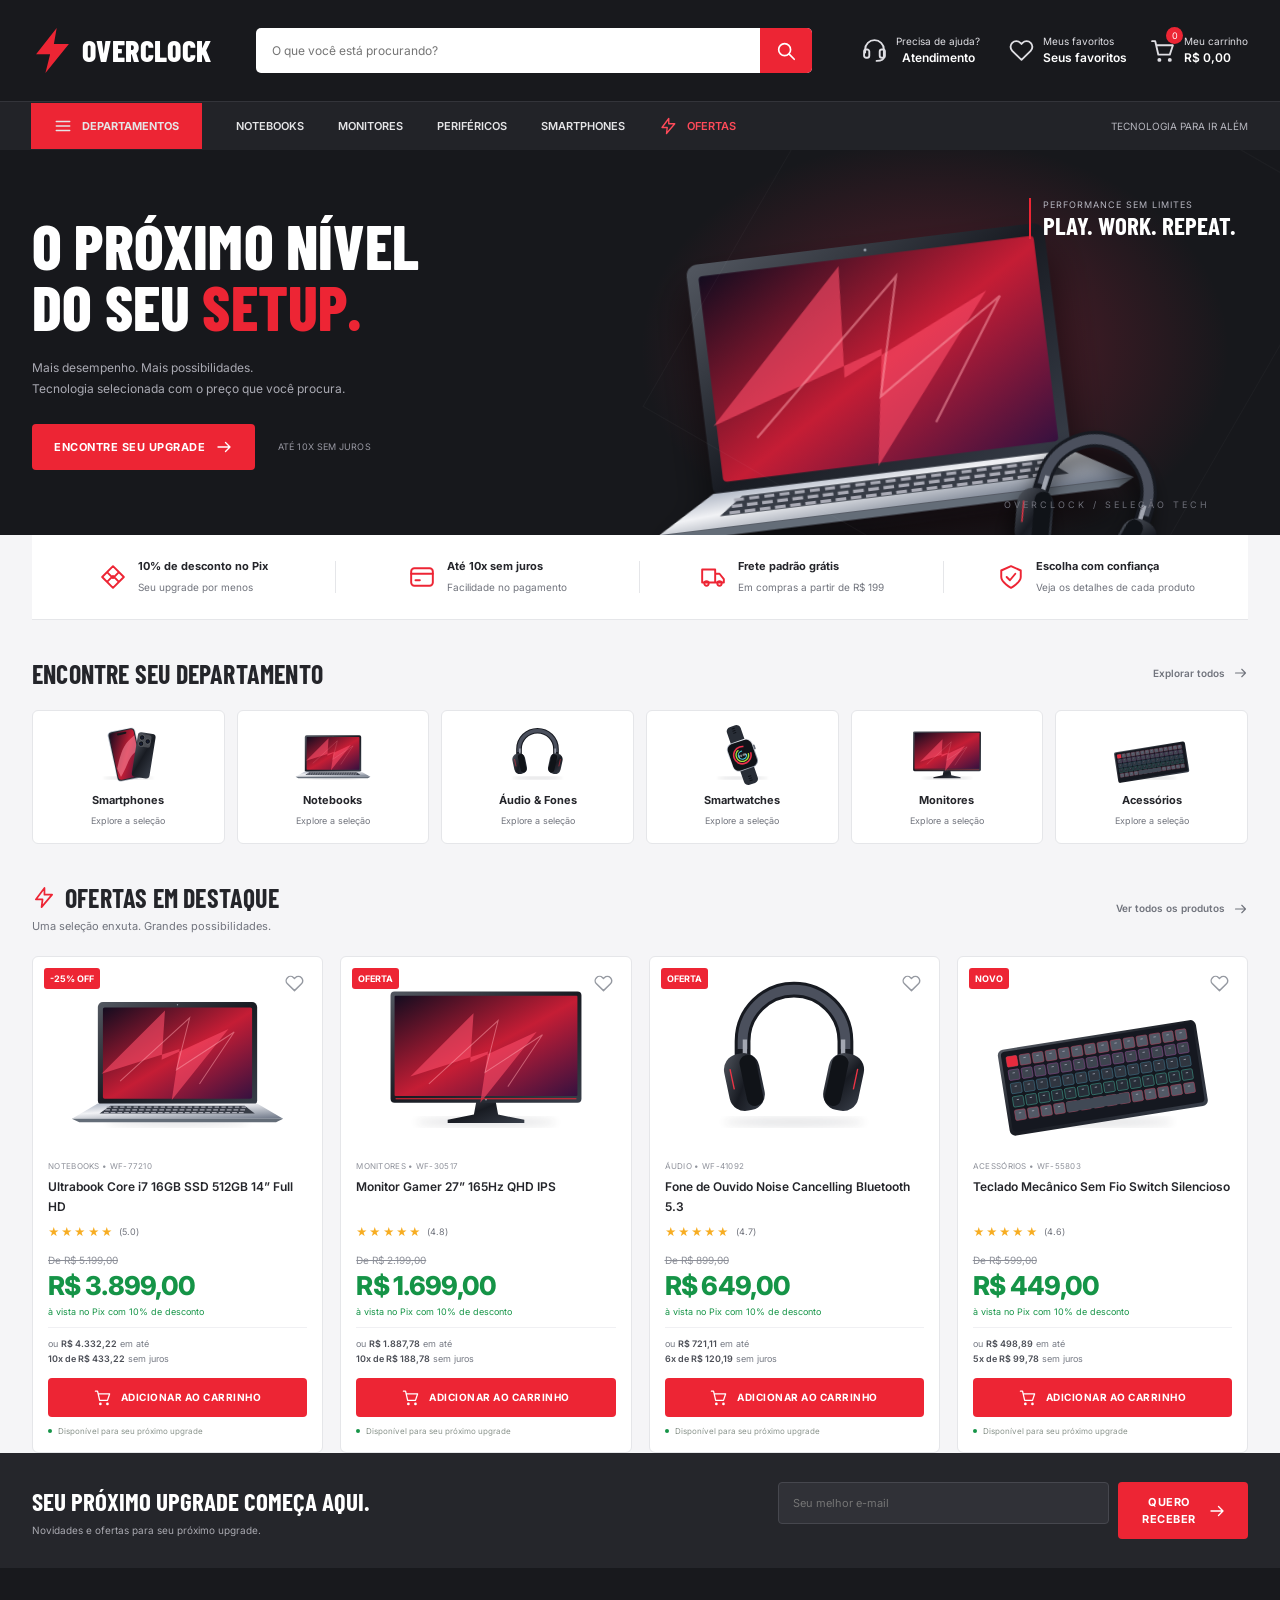
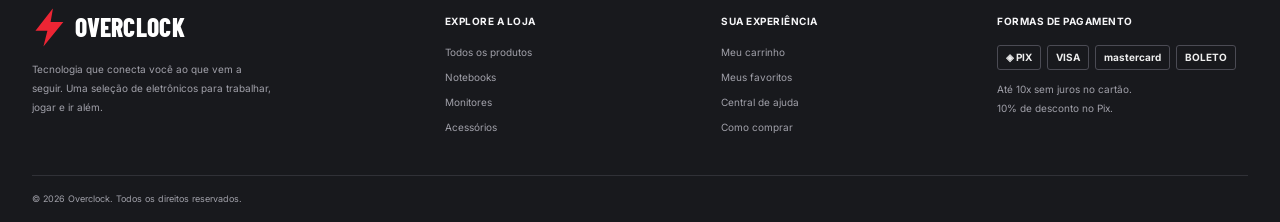
<file: index.html>
<!DOCTYPE html>
<html lang="pt-BR">

<head>
    <meta charset="UTF-8">
    <meta name="viewport" content="width=device-width, initial-scale=1">
    <meta name="theme-color" content="#18191d">
    <meta name="description"
        content="Overclock: tecnologia para elevar o seu setup. Explore notebooks, monitores e acessórios selecionados.">
    <title>Overclock</title>
    <link rel="icon" type="image/svg+xml" href="assets/favicon.svg">
    <link rel="stylesheet" href="style.css">
    <script src="script.js" defer></script>
</head>

<body data-page="home"><a class="skip" href="#conteudo">Pular para o conteúdo</a>
    <div id="header"></div>
    <main id="conteudo"></main>
    <div id="footer"></div>
    <div id="toast" role="status" aria-live="polite"></div>
    <dialog id="help"><button class="close" aria-label="Fechar atendimento">×</button>
        <p class="eyebrow">COMO PODEMOS AJUDAR?</p>
        <h2>Central de atendimento</h2>
        <details open>
            <summary>Como funciona esta loja?</summary>
            <p>Explore os departamentos, veja os detalhes dos produtos e organize suas escolhas no carrinho.</p>
        </details>
        <details>
            <summary>Posso guardar produtos no carrinho?</summary>
            <p>Sim. Seu carrinho e seus favoritos ficam salvos neste navegador, mesmo depois de atualizar a página.</p>
        </details>
        <details>
            <summary>Como comprar?</summary>
            <p>Escolha um produto, adicione ao carrinho e vá para a finalização. Confira os itens, preencha o endereço e
                selecione a forma de pagamento.</p>
        </details>
    </dialog>
</body>

</html>
</file>
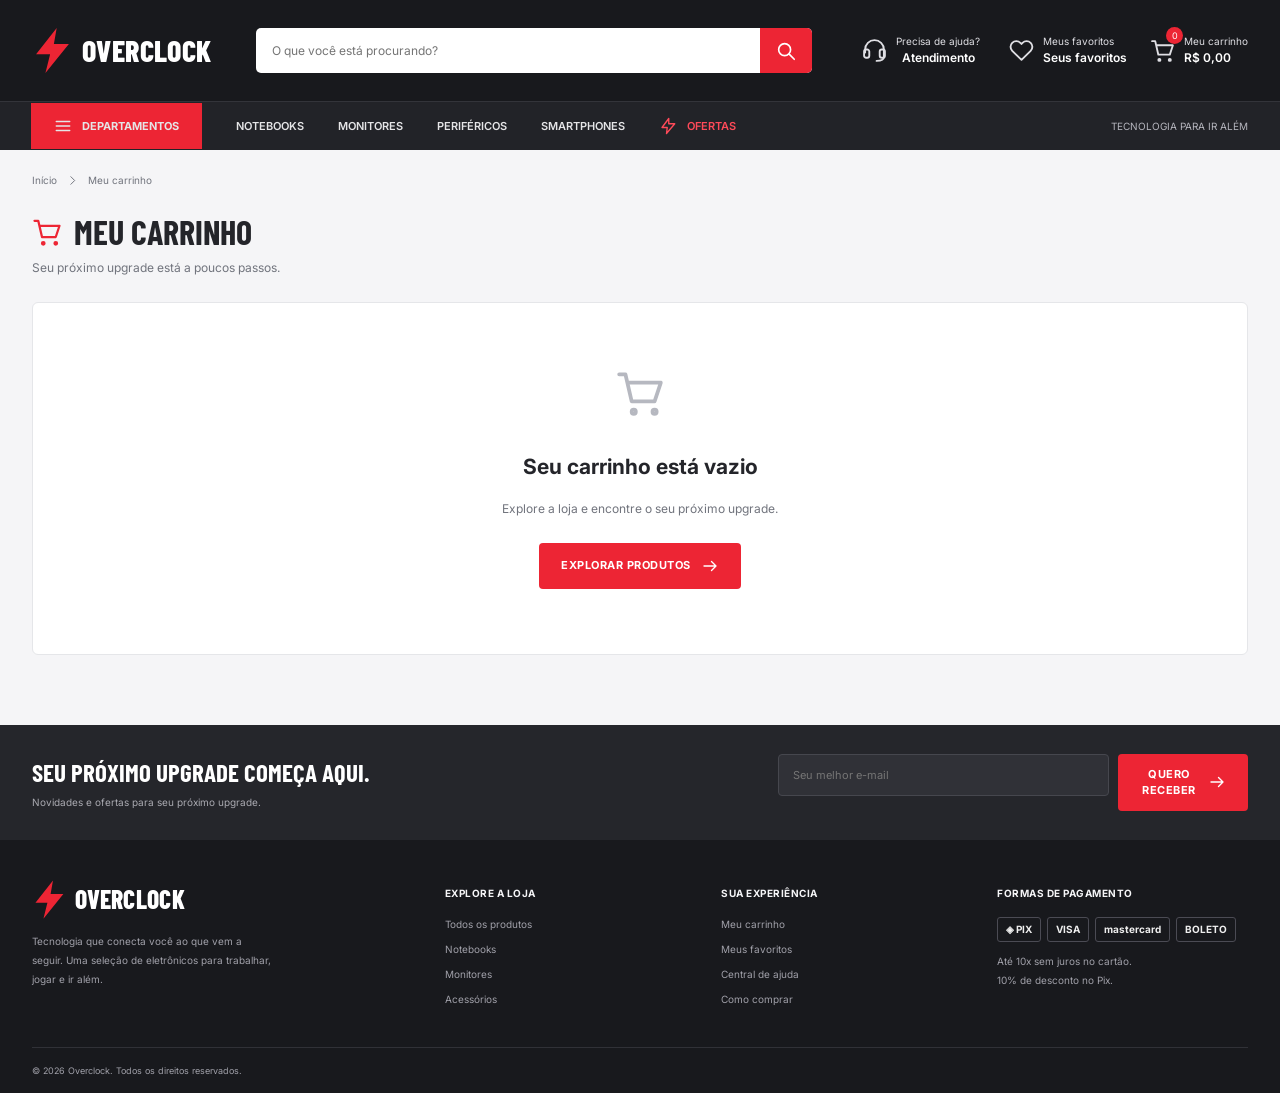
<file: carrinho.html>
<!DOCTYPE html>
<html lang="pt-BR">

<head>
    <meta charset="UTF-8">
    <meta name="viewport" content="width=device-width, initial-scale=1">
    <meta name="theme-color" content="#18191d">
    <meta name="description"
        content="Overclock: tecnologia para elevar o seu setup. Explore notebooks, monitores e acessórios selecionados.">
    <title>Meu carrinho | Overclock</title>
    <link rel="icon" type="image/svg+xml" href="assets/favicon.svg">
    <link rel="stylesheet" href="style.css">
    <script src="script.js" defer></script>
</head>

<body data-page="carrinho"><a class="skip" href="#conteudo">Pular para o conteúdo</a>
    <div id="header"></div>
    <main id="conteudo"></main>
    <div id="footer"></div>
    <div id="toast" role="status" aria-live="polite"></div>
    <dialog id="help"><button class="close" aria-label="Fechar atendimento">×</button>
        <p class="eyebrow">COMO PODEMOS AJUDAR?</p>
        <h2>Central de atendimento</h2>
        <details open>
            <summary>Como funciona esta loja?</summary>
            <p>Explore os departamentos, veja os detalhes dos produtos e organize suas escolhas no carrinho.</p>
        </details>
        <details>
            <summary>Posso guardar produtos no carrinho?</summary>
            <p>Sim. Seu carrinho e seus favoritos ficam salvos neste navegador, mesmo depois de atualizar a página.</p>
        </details>
        <details>
            <summary>Como comprar?</summary>
            <p>Escolha um produto, adicione ao carrinho e vá para a finalização. Confira os itens, preencha o endereço e
                selecione a forma de pagamento.</p>
        </details>
    </dialog>
</body>

</html>
</file>
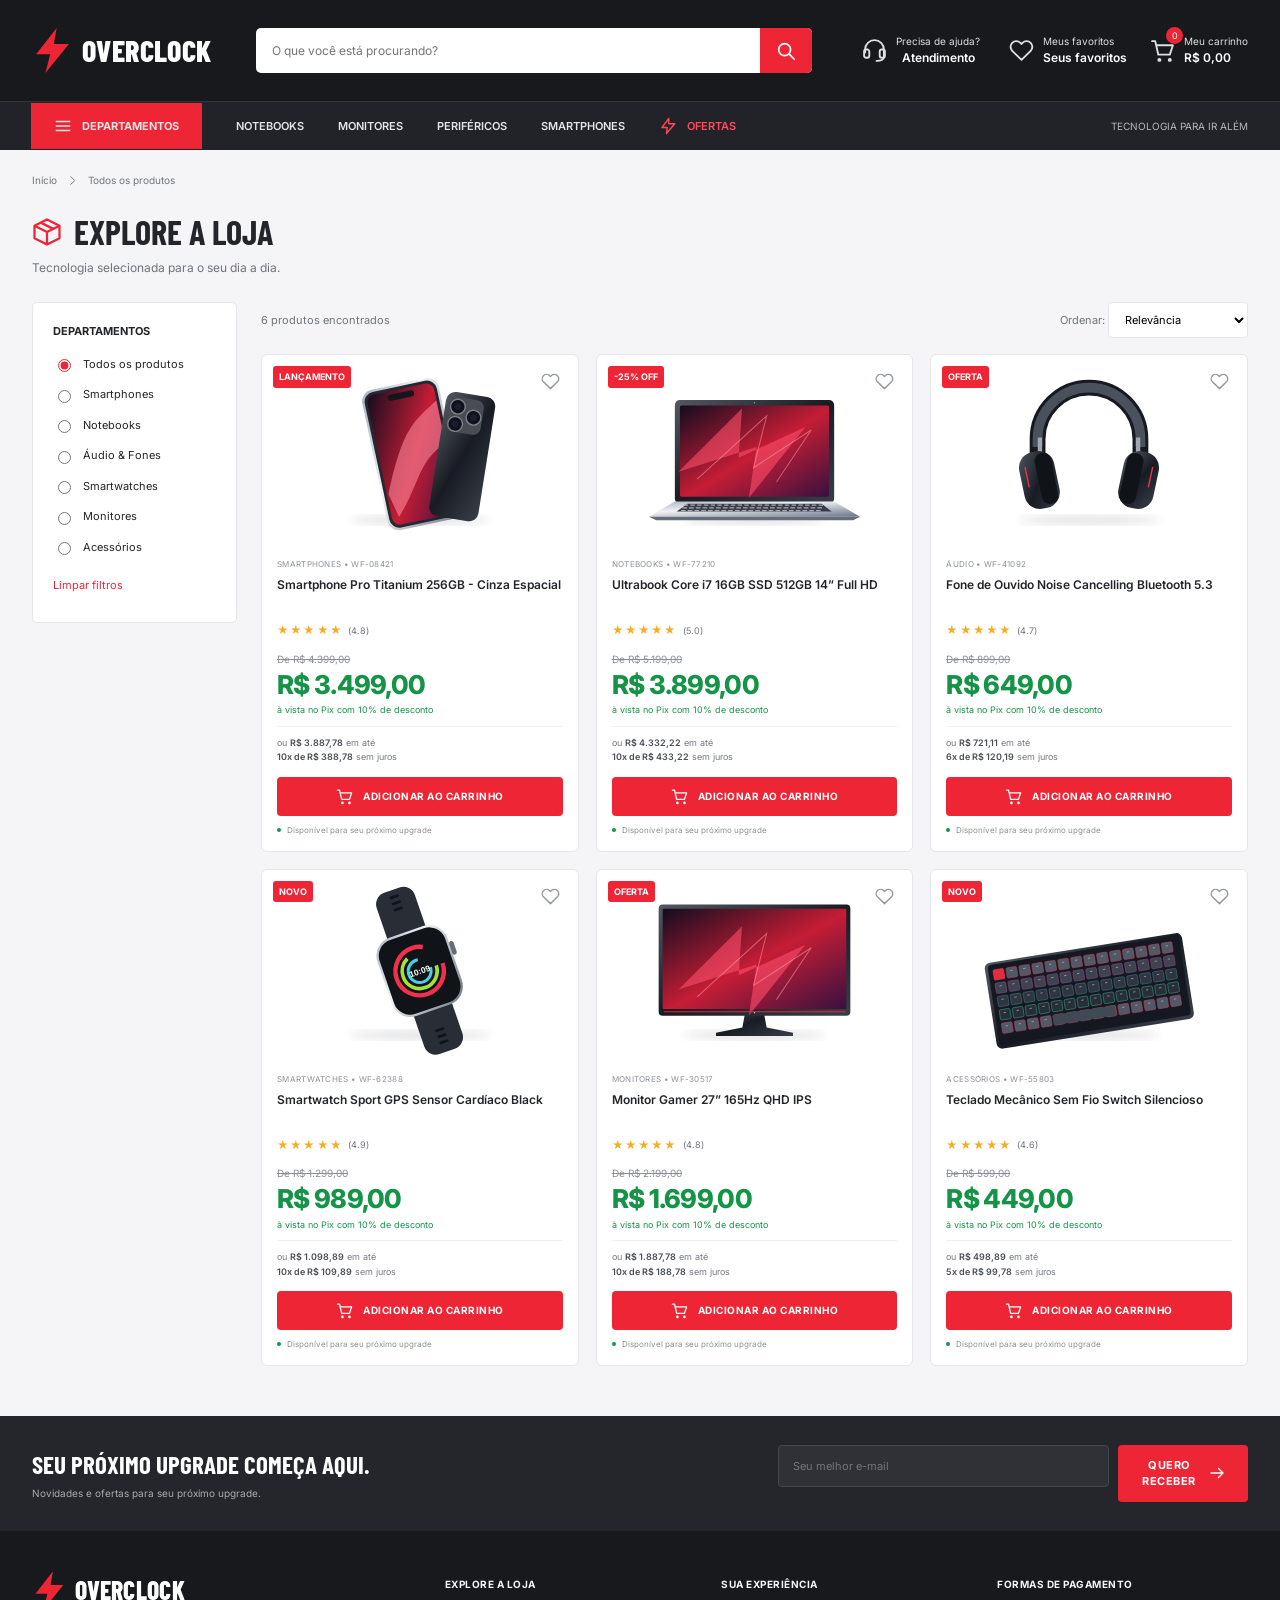
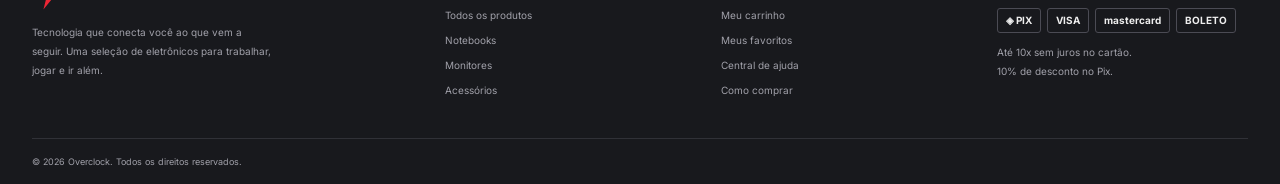
<file: catalogo.html>
<!DOCTYPE html>
<html lang="pt-BR">

<head>
    <meta charset="UTF-8">
    <meta name="viewport" content="width=device-width, initial-scale=1">
    <meta name="theme-color" content="#18191d">
    <meta name="description"
        content="Overclock: tecnologia para elevar o seu setup. Explore notebooks, monitores e acessórios selecionados.">
    <title>Todos os produtos | Overclock</title>
    <link rel="icon" type="image/svg+xml" href="assets/favicon.svg">
    <link rel="stylesheet" href="style.css">
    <script src="script.js" defer></script>
</head>

<body data-page="catalogo"><a class="skip" href="#conteudo">Pular para o conteúdo</a>
    <div id="header"></div>
    <main id="conteudo"></main>
    <div id="footer"></div>
    <div id="toast" role="status" aria-live="polite"></div>
    <dialog id="help"><button class="close" aria-label="Fechar atendimento">×</button>
        <p class="eyebrow">COMO PODEMOS AJUDAR?</p>
        <h2>Central de atendimento</h2>
        <details open>
            <summary>Como funciona esta loja?</summary>
            <p>Explore os departamentos, veja os detalhes dos produtos e organize suas escolhas no carrinho.</p>
        </details>
        <details>
            <summary>Posso guardar produtos no carrinho?</summary>
            <p>Sim. Seu carrinho e seus favoritos ficam salvos neste navegador, mesmo depois de atualizar a página.</p>
        </details>
        <details>
            <summary>Como comprar?</summary>
            <p>Escolha um produto, adicione ao carrinho e vá para a finalização. Confira os itens, preencha o endereço e
                selecione a forma de pagamento.</p>
        </details>
    </dialog>
</body>

</html>
</file>
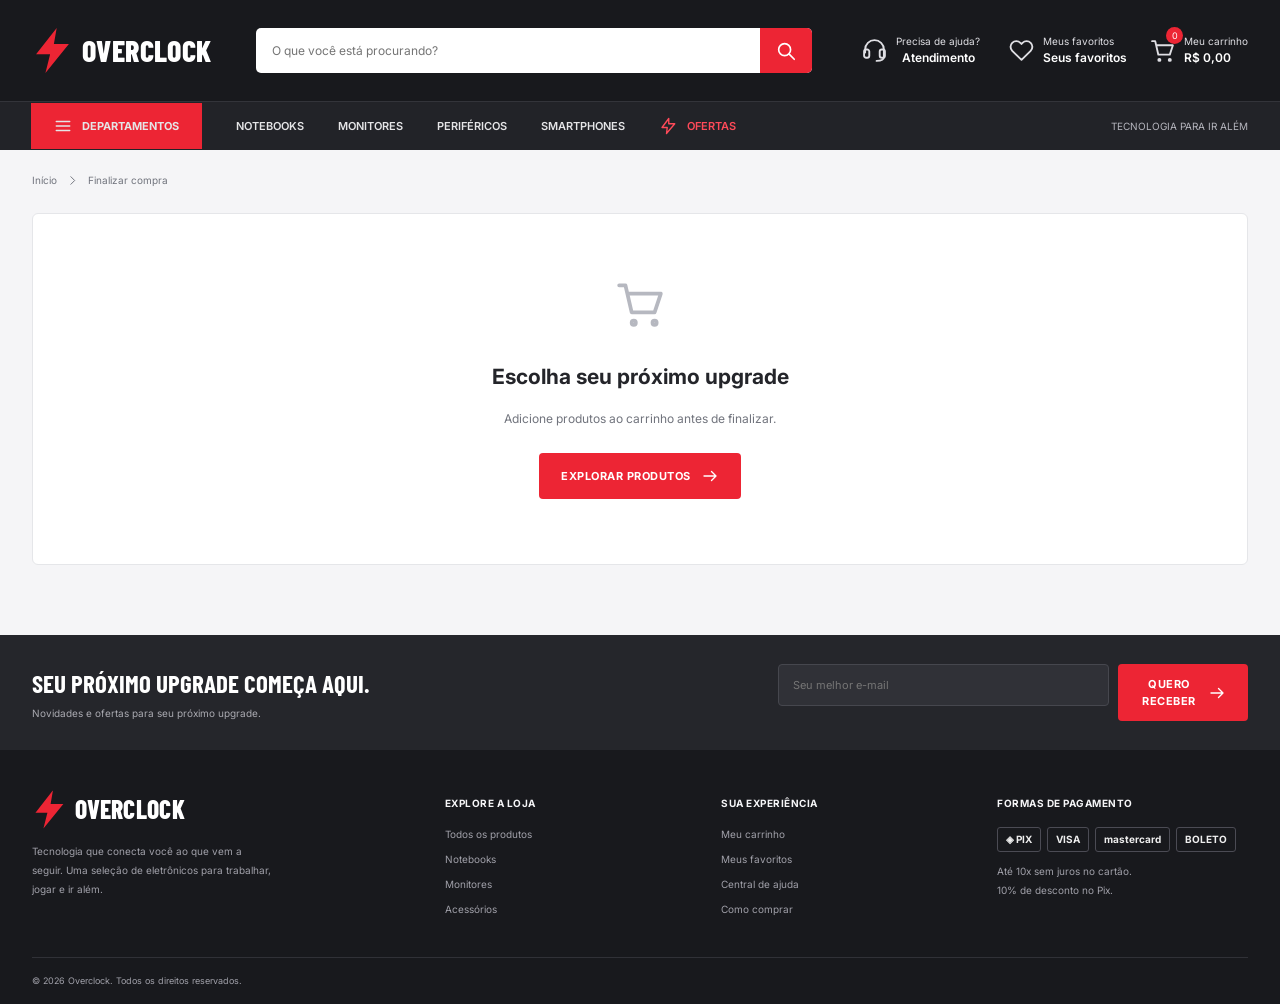
<file: checkout.html>
<!DOCTYPE html>
<html lang="pt-BR">

<head>
    <meta charset="UTF-8">
    <meta name="viewport" content="width=device-width, initial-scale=1">
    <meta name="theme-color" content="#18191d">
    <meta name="description"
        content="Overclock: tecnologia para elevar o seu setup. Explore notebooks, monitores e acessórios selecionados.">
    <title>Finalizar compra | Overclock</title>
    <link rel="icon" type="image/svg+xml" href="assets/favicon.svg">
    <link rel="stylesheet" href="style.css">
    <script src="script.js" defer></script>
</head>

<body data-page="checkout"><a class="skip" href="#conteudo">Pular para o conteúdo</a>
    <div id="header"></div>
    <main id="conteudo"></main>
    <div id="footer"></div>
    <div id="toast" role="status" aria-live="polite"></div>
    <dialog id="help"><button class="close" aria-label="Fechar atendimento">×</button>
        <p class="eyebrow">COMO PODEMOS AJUDAR?</p>
        <h2>Central de atendimento</h2>
        <details open>
            <summary>Como funciona esta loja?</summary>
            <p>Explore os departamentos, veja os detalhes dos produtos e organize suas escolhas no carrinho.</p>
        </details>
        <details>
            <summary>Posso guardar produtos no carrinho?</summary>
            <p>Sim. Seu carrinho e seus favoritos ficam salvos neste navegador, mesmo depois de atualizar a página.</p>
        </details>
        <details>
            <summary>Como comprar?</summary>
            <p>Escolha um produto, adicione ao carrinho e vá para a finalização. Confira os itens, preencha o endereço e
                selecione a forma de pagamento.</p>
        </details>
    </dialog>
</body>

</html>
</file>
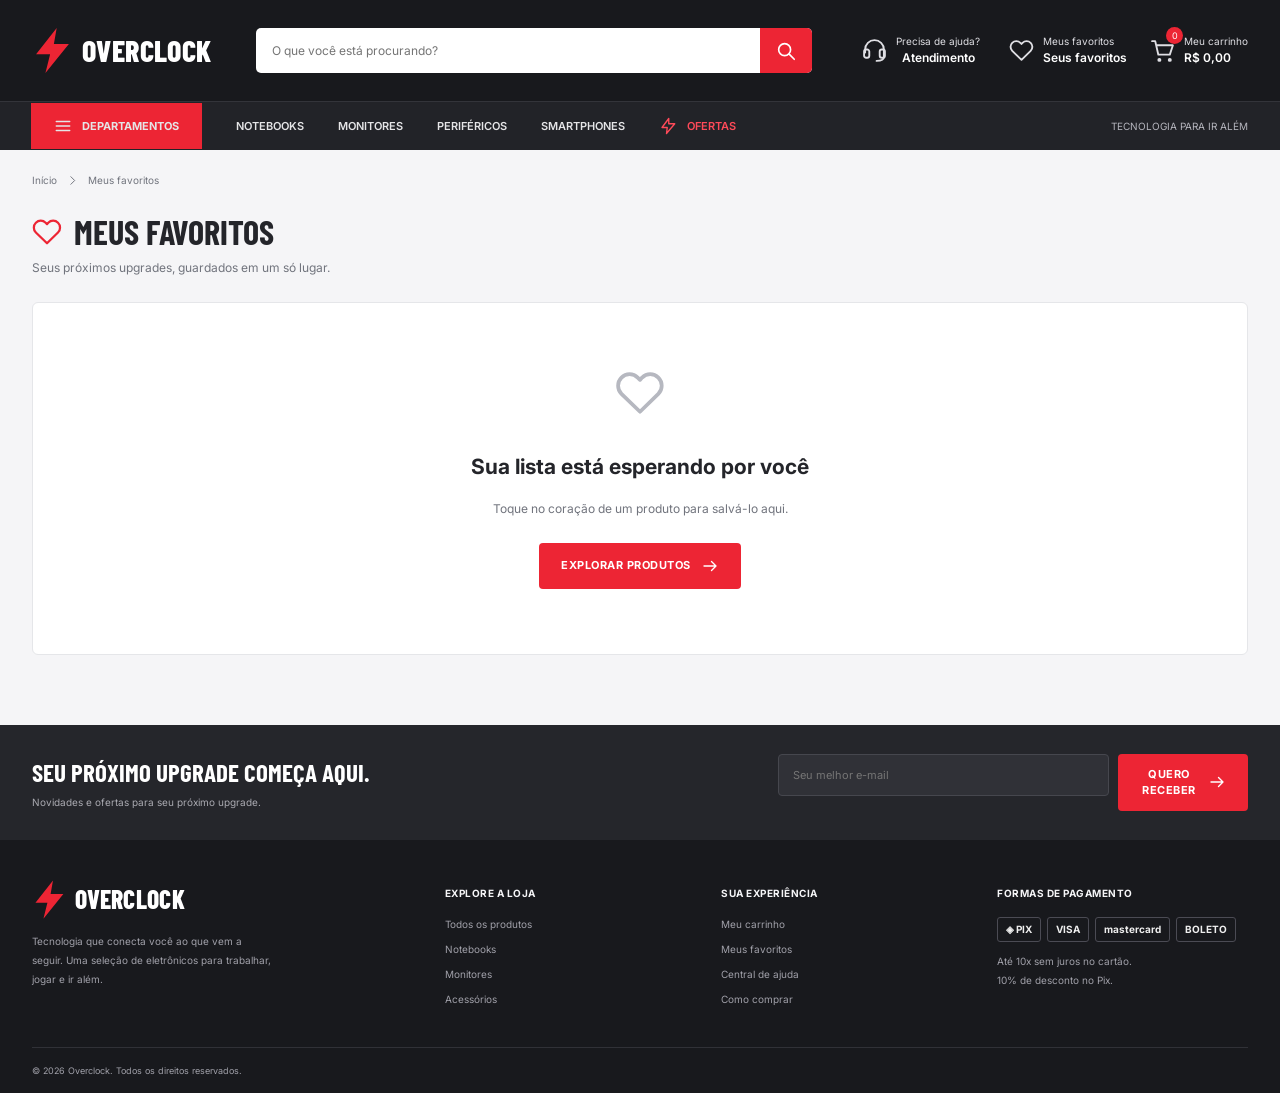
<file: favoritos.html>
<!DOCTYPE html>
<html lang="pt-BR">

<head>
    <meta charset="UTF-8">
    <meta name="viewport" content="width=device-width, initial-scale=1">
    <meta name="theme-color" content="#18191d">
    <meta name="description"
        content="Overclock: tecnologia para elevar o seu setup. Explore notebooks, monitores e acessórios selecionados.">
    <title>Meus favoritos | Overclock</title>
    <link rel="icon" type="image/svg+xml" href="assets/favicon.svg">
    <link rel="stylesheet" href="style.css">
    <script src="script.js" defer></script>
</head>

<body data-page="favoritos"><a class="skip" href="#conteudo">Pular para o conteúdo</a>
    <div id="header"></div>
    <main id="conteudo"></main>
    <div id="footer"></div>
    <div id="toast" role="status" aria-live="polite"></div>
    <dialog id="help"><button class="close" aria-label="Fechar atendimento">×</button>
        <p class="eyebrow">COMO PODEMOS AJUDAR?</p>
        <h2>Central de atendimento</h2>
        <details open>
            <summary>Como funciona esta loja?</summary>
            <p>Explore os departamentos, veja os detalhes dos produtos e organize suas escolhas no carrinho.</p>
        </details>
        <details>
            <summary>Posso guardar produtos no carrinho?</summary>
            <p>Sim. Seu carrinho e seus favoritos ficam salvos neste navegador, mesmo depois de atualizar a página.</p>
        </details>
        <details>
            <summary>Como comprar?</summary>
            <p>Escolha um produto, adicione ao carrinho e vá para a finalização. Confira os itens, preencha o endereço e
                selecione a forma de pagamento.</p>
        </details>
    </dialog>
</body>

</html>
</file>
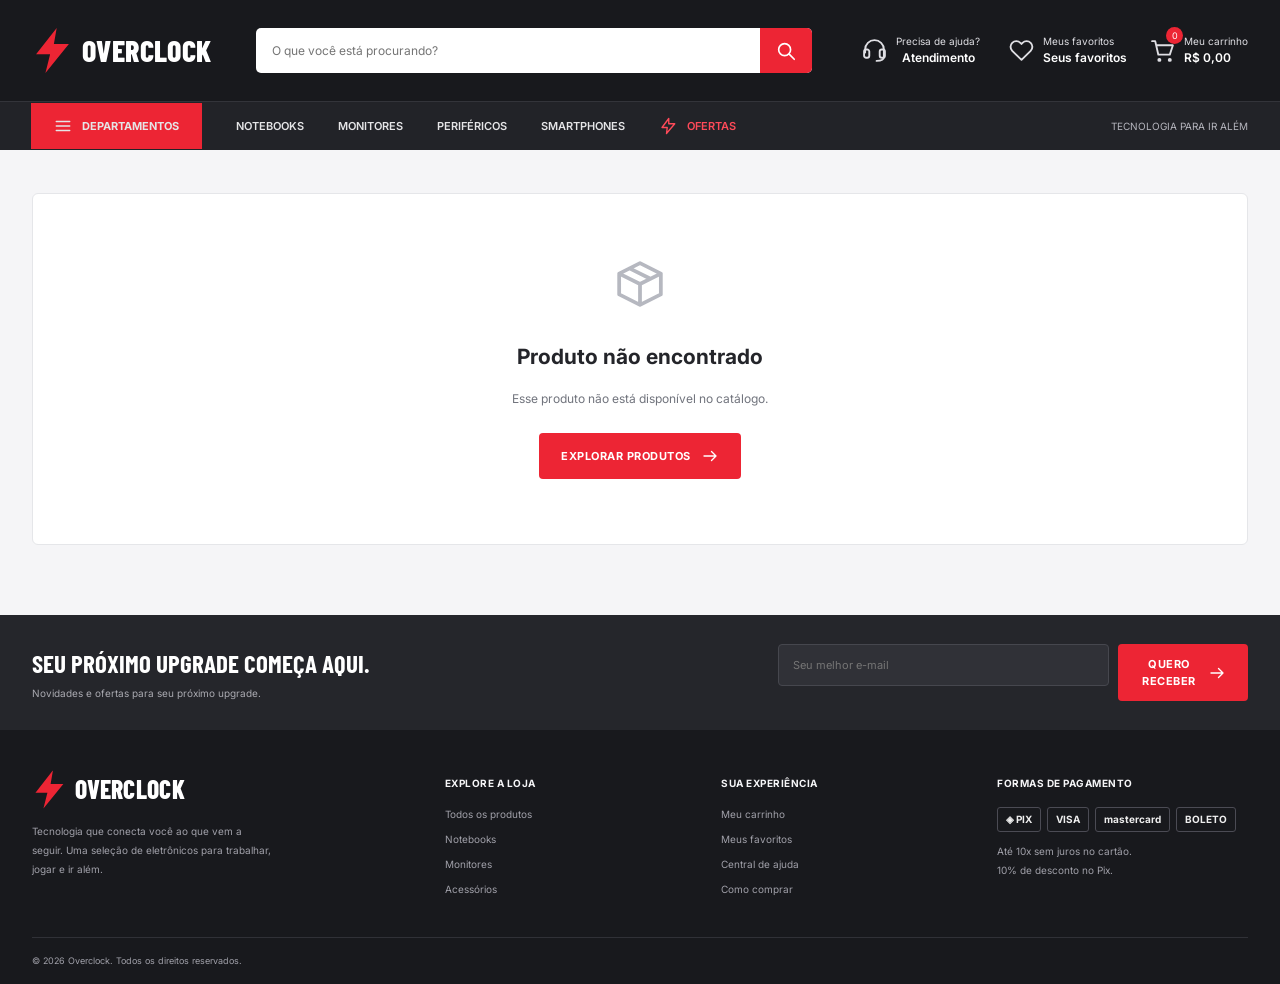
<file: produto.html>
<!DOCTYPE html>
<html lang="pt-BR">

<head>
    <meta charset="UTF-8">
    <meta name="viewport" content="width=device-width, initial-scale=1">
    <meta name="theme-color" content="#18191d">
    <meta name="description"
        content="Overclock: tecnologia para elevar o seu setup. Explore notebooks, monitores e acessórios selecionados.">
    <title>Detalhes do produto | Overclock</title>
    <link rel="icon" type="image/svg+xml" href="assets/favicon.svg">
    <link rel="stylesheet" href="style.css">
    <script src="script.js" defer></script>
</head>

<body data-page="produto"><a class="skip" href="#conteudo">Pular para o conteúdo</a>
    <div id="header"></div>
    <main id="conteudo"></main>
    <div id="footer"></div>
    <div id="toast" role="status" aria-live="polite"></div>
    <dialog id="help"><button class="close" aria-label="Fechar atendimento">×</button>
        <p class="eyebrow">COMO PODEMOS AJUDAR?</p>
        <h2>Central de atendimento</h2>
        <details open>
            <summary>Como funciona esta loja?</summary>
            <p>Explore os departamentos, veja os detalhes dos produtos e organize suas escolhas no carrinho.</p>
        </details>
        <details>
            <summary>Posso guardar produtos no carrinho?</summary>
            <p>Sim. Seu carrinho e seus favoritos ficam salvos neste navegador, mesmo depois de atualizar a página.</p>
        </details>
        <details>
            <summary>Como comprar?</summary>
            <p>Escolha um produto, adicione ao carrinho e vá para a finalização. Confira os itens, preencha o endereço e
                selecione a forma de pagamento.</p>
        </details>
    </dialog>
</body>

</html>
</file>
<file: style.css>
@import url('https://fonts.googleapis.com/css2?family=Barlow+Condensed:wght@600;700;800&family=Inter:wght@400;500;600;700;800;900&display=swap');

:root {
    --red: #ed2534;
    --red-dark: #cb1425;
    --ink: #24252a;
    --muted: #71747d;
    --line: #e5e6e9;
    --green: #159447;
    --bg: #f5f5f7;
    --dark: #18191d;
    --radius: 6px
}

* {
    box-sizing: border-box
}

body {
    margin: 0;
    background: var(--bg);
    color: var(--ink);
    font: 14px/1.5 Inter, Arial, sans-serif
}

button,
input,
select {
    font: inherit
}

button,
a,
input,
select {
    touch-action: manipulation
}

button {
    cursor: pointer
}

button:disabled {
    cursor: not-allowed;
    opacity: .5
}

button,
a {
    -webkit-tap-highlight-color: transparent
}

a {
    color: inherit;
    text-decoration: none
}

button {
    color: inherit
}

svg.icon {
    width: 22px;
    height: 22px;
    fill: none;
    stroke: currentColor;
    stroke-width: 1.8;
    stroke-linecap: round;
    stroke-linejoin: round;
    flex-shrink: 0
}

button {
    border: 0;
    background: none
}

input,
select {
    min-width: 0
}

button:focus-visible,
a:focus-visible,
input:focus-visible,
select:focus-visible,
summary:focus-visible {
    outline: 3px solid #4b88e5;
    outline-offset: 4px
}

img {
    display: block;
    max-width: 100%
}

.container {
    max-width: 1280px;
    margin: auto;
    padding: 0 32px
}

.skip {
    position: fixed;
    top: -70px;
    left: 10px;
    z-index: 100;
    background: white;
    padding: 12px
}

.skip:focus {
    top: 10px
}

.topo {
    background: #111216;
    color: #a9a9b0;
    font-size: 10px;
    letter-spacing: .4px
}

.topo .container {
    min-height: 32px;
    display: flex;
    justify-content: space-between;
    align-items: center
}

.topo b {
    color: #e4e4e8;
    font-weight: 500
}

.topo-right {
    display: flex;
    gap: 24px
}

.cabecalho {
    background: var(--dark);
    color: white
}

.header-main {
    min-height: 101px;
    display: flex;
    align-items: center;
    gap: 44px
}

.logo {
    display: flex;
    align-items: center;
    gap: 10px;
    flex-shrink: 0
}

.logo-symbol {
    width: 40px;
    height: 45px;
    color: var(--red)
}

.logo-symbol svg {
    width: 100%;
    height: 100%;
    fill: currentColor
}

.wordmark {
    line-height: .9;
    font-family: 'Barlow Condensed', Impact, sans-serif;
    font-size: 30px;
    font-weight: 800;
    letter-spacing: .4px
}

.busca {
    display: flex;
    flex: 1;
    position: relative;
    background: #fff;
    border-radius: 5px;
    height: 45px;
    overflow: hidden
}

.busca input {
    width: 100%;
    background: none;
    border: 0;
    padding: 0 16px;
    font-size: 12px;
    outline-offset: -4px
}

.busca button {
    width: 52px;
    flex-shrink: 0;
    background: var(--red);
    color: white;
    display: grid;
    place-items: center
}

.header-actions {
    display: flex;
    align-items: center;
    gap: 23px
}

.header-action {
    color: #dfdfe4;
    display: flex;
    gap: 9px;
    align-items: center;
    position: relative;
    font-size: 10px
}

.header-action strong {
    display: block;
    color: white;
    font-size: 12px;
    font-weight: 600
}

.header-action:hover {
    color: var(--red)
}

.header-action .icon {
    width: 25px;
    height: 25px
}

.cart-count {
    position: absolute;
    background: var(--red);
    color: #fff;
    display: grid;
    place-items: center;
    border-radius: 50%;
    width: 17px;
    height: 17px;
    font-size: 9px;
    top: -7px;
    left: 16px
}

.menu {
    background: #222328;
    color: #e5e5e7;
    border-top: 1px solid #33343a
}

.menu .container {
    display: flex;
    min-height: 48px;
    align-items: center;
    gap: 34px
}

.menu a,
.menu button {
    font-size: 11px;
    font-weight: 600;
    white-space: nowrap;
    display: flex;
    gap: 10px;
    align-items: center;
    color: inherit;
    padding: 14px 0
}

.menu .all-depts {
    background: var(--red);
    margin-left: -1px;
    padding: 14px 23px;
    font-weight: 700
}

.menu a:hover {
    color: #ff6470
}

.menu .active {
    color: #ff4a59
}

.menu .nav-last {
    margin-left: auto;
    font-size: 10px;
    color: #b5b5bd
}

.menu .icon {
    width: 18px;
    height: 18px
}

.hero-wrap {
    background: #17181c
}

.hero {
    position: relative;
    display: grid;
    grid-template-columns: 1fr 1.05fr;
    min-height: 385px;
    overflow: hidden;
    align-items: center
}

.hero:after {
    content: '';
    position: absolute;
    width: 520px;
    height: 520px;
    right: 20px;
    top: -100px;
    border: 1px solid #ffffff08;
    transform: rotate(30deg);
    pointer-events: none
}

.hero-text {
    position: relative;
    z-index: 2;
    padding: 43px 0;
    color: white
}

.eyebrow {
    font-size: 10px;
    letter-spacing: 2px;
    font-weight: 700;
    color: var(--red);
    margin: 0 0 15px;
    display: flex;
    align-items: center;
    gap: 8px
}

.eyebrow:before {
    content: '';
    height: 6px;
    width: 6px;
    background: currentColor
}

.hero h1 {
    font-family: 'Barlow Condensed', Impact, sans-serif;
    font-size: 62px;
    letter-spacing: .2px;
    line-height: .99;
    margin: 0 0 19px;
    font-weight: 800;
    text-transform: uppercase
}

.hero h1 em {
    color: var(--red);
    font-style: normal
}

.hero p {
    color: #aaaab3;
    font-size: 12px;
    line-height: 1.8;
    max-width: 360px;
    margin: 0 0 24px
}

.primary,
.secondary,
.buy {
    min-height: 44px;
    border-radius: 4px;
    display: inline-flex;
    justify-content: center;
    align-items: center;
    gap: 10px;
    font-size: 11px;
    font-weight: 700;
    letter-spacing: .5px;
    padding: 12px 22px;
    text-transform: uppercase;
    transition: background .15s, transform .15s
}

.primary {
    background: var(--red);
    color: white
}

.primary:hover {
    background: var(--red-dark)
}

.primary .icon {
    width: 18px
}

.secondary {
    border: 1px solid var(--line);
    background: white;
    color: var(--ink)
}

.secondary:hover {
    border-color: var(--red);
    color: var(--red)
}

.hero-actions {
    display: flex;
    align-items: center;
    gap: 23px
}

.hero-note {
    font-size: 9px !important;
    color: #9999a3 !important;
    letter-spacing: .1px
}

.hero-visual {
    height: 100%;
    position: relative;
    isolation: isolate
}

.hero-glow {
    position: absolute;
    background: radial-gradient(ellipse, #c6244266, transparent 65%);
    width: 640px;
    height: 460px;
    left: -10px;
    top: -30px;
    z-index: -1
}

.hero-visual img {
    position: absolute;
    width: 550px;
    max-width: none;
    top: -48px;
    left: -20px;
    filter: drop-shadow(0 28px 20px #0009);
    transform: rotate(-7deg)
}

.hero-visual .hero-headphone {
    width: 250px;
    left: 340px;
    top: 90px;
    transform: rotate(17deg);
    filter: drop-shadow(0 16px 10px #0009)
}

.hero-tag {
    position: absolute;
    top: 48px;
    right: 12px;
    border-left: 2px solid var(--red);
    padding-left: 12px;
    color: #b5b5bf;
    font-size: 9px;
    letter-spacing: 1px
}

.hero-tag b {
    font-family: 'Barlow Condensed', Impact, sans-serif;
    display: block;
    color: white;
    font-size: 25px;
    line-height: 1.1;
    letter-spacing: 0
}

.hero-bottom {
    position: absolute;
    bottom: 25px;
    right: 38px;
    color: #6d6e78;
    font: 9px Inter, Arial, sans-serif;
    letter-spacing: 3px
}

.beneficios {
    display: grid;
    grid-template-columns: repeat(4, 1fr);
    background: white;
    border-bottom: 1px solid var(--line)
}

.beneficio {
    display: flex;
    align-items: center;
    gap: 12px;
    justify-content: center;
    padding: 23px 9px;
    position: relative
}

.beneficio:not(:last-child):after {
    content: '';
    position: absolute;
    right: 0;
    top: 26px;
    bottom: 26px;
    border-right: 1px solid var(--line)
}

.beneficio .icon {
    color: var(--red);
    width: 26px;
    height: 26px
}

.beneficio b {
    font-size: 11px;
    display: block
}

.beneficio span {
    font-size: 10px;
    color: var(--muted)
}

.home-section {
    padding-top: 38px
}

.section-heading {
    display: flex;
    align-items: center;
    justify-content: space-between;
    margin-bottom: 21px;
    gap: 16px
}

.section-heading h2 {
    font-family: 'Barlow Condensed', Impact, sans-serif;
    font-size: 26px;
    text-transform: uppercase;
    margin: 0;
    display: flex;
    align-items: center;
    gap: 10px;
    line-height: 1.2;
    letter-spacing: .2px
}

.section-heading h2 .icon {
    color: var(--red);
    width: 23px;
    height: 23px
}

.section-heading a {
    font-size: 10px;
    font-weight: 600;
    display: flex;
    align-items: center;
    gap: 8px;
    color: var(--muted)
}

.section-heading a:hover {
    color: var(--red)
}

.section-heading a .icon {
    width: 15px
}

.section-heading p {
    font-size: 11px;
    color: var(--muted);
    margin: 5px 0 0
}

.departamentos {
    display: grid;
    grid-template-columns: repeat(6, 1fr);
    gap: 12px
}

.departamento {
    background: white;
    border: 1px solid var(--line);
    border-radius: var(--radius);
    padding: 12px 10px 14px;
    text-align: center;
    transition: border-color .2s, transform .2s
}

.departamento:hover {
    border-color: var(--red);
    transform: translateY(-3px)
}

.departamento img {
    height: 65px;
    width: 100%;
    object-fit: contain;
    margin-bottom: 4px
}

.departamento strong {
    font-size: 11px;
    display: block
}

.departamento span {
    font-size: 9px;
    color: var(--muted)
}

.product-grid {
    display: grid;
    grid-template-columns: repeat(4, minmax(0, 1fr));
    gap: 17px
}

.produto {
    background: white;
    border: 1px solid var(--line);
    border-radius: var(--radius);
    padding: 15px;
    position: relative;
    display: flex;
    flex-direction: column;
    transition: box-shadow .2s, border-color .2s
}

.produto:hover {
    box-shadow: 0 5px 22px #20232b0c;
    border-color: #caccd2
}

.produto-imagem {
    position: relative;
    display: block;
    margin: -4px -4px 10px;
    height: 182px
}

.produto-imagem img {
    width: 100%;
    height: 100%;
    object-fit: contain;
    transition: transform .2s
}

.produto:hover .produto-imagem img {
    transform: scale(1.04)
}

.selo {
    position: absolute;
    left: 0;
    top: 0;
    background: var(--red);
    color: white;
    border-radius: 3px;
    font-size: 9px;
    font-weight: 700;
    padding: 4px 6px;
    z-index: 1
}

.favorito {
    position: absolute;
    right: 13px;
    top: 12px;
    color: #9599a1;
    z-index: 2;
    padding: 5px
}

.favorito .icon {
    width: 19px;
    height: 19px
}

.favorito.ativo {
    color: var(--red)
}

.favorito.ativo .icon {
    fill: #ed253420
}

.sku {
    font-size: 8px;
    color: #8f929b;
    letter-spacing: .3px
}

.produto h3 {
    font-size: 12px;
    font-weight: 600;
    line-height: 1.65;
    margin: 5px 0 7px;
    min-height: 40px
}

.produto h3 a:hover {
    color: var(--red)
}

.estrelas {
    font-size: 9px;
    color: var(--muted);
    display: flex;
    gap: 5px;
    align-items: center
}

.estrelas b {
    letter-spacing: 1.2px;
    color: #f7ad22;
    font-size: 11px
}

.product-pricing {
    margin-top: auto;
    padding-top: 13px
}

.de {
    font-size: 10px;
    color: #8b8e97;
    text-decoration: line-through
}

.preco {
    font-weight: 800;
    font-size: 26px;
    color: var(--green);
    line-height: 1.25;
    letter-spacing: -.7px;
    margin-top: 2px
}

.pix-info {
    font-size: 9px;
    color: var(--green);
    margin: 2px 0 9px
}

.parcela {
    font-size: 9px;
    color: #777b85;
    border-top: 1px solid #f0f0f3;
    padding-top: 9px;
    line-height: 1.6
}

.parcela strong {
    color: #4b4e56;
    font-weight: 600
}

.buy {
    background: var(--red);
    color: white;
    width: 100%;
    margin-top: 12px;
    font-size: 10px;
    min-height: 39px;
    padding: 9px 10px
}

.buy:hover {
    background: var(--red-dark)
}

.buy .icon {
    width: 17px;
    height: 17px
}

.stock-line {
    display: flex;
    gap: 6px;
    align-items: center;
    color: #89938b;
    font-size: 8px;
    margin-top: 8px
}

.stock-line:before {
    content: '';
    width: 4px;
    height: 4px;
    border-radius: 50%;
    background: var(--green)
}

.editorial {
    margin: 32px 0 40px;
    border: 1px solid #dddfe3;
    border-radius: 5px;
    padding: 27px 32px;
    background: linear-gradient(110deg, #ededef, #fff);
    display: flex;
    align-items: center;
    justify-content: space-between;
    gap: 20px;
    position: relative;
    overflow: hidden
}

.editorial h3 {
    font-family: 'Barlow Condensed', Impact, sans-serif;
    font-size: 26px;
    text-transform: uppercase;
    margin: 0 0 5px
}

.editorial p {
    margin: 0;
    font-size: 11px;
    color: var(--muted)
}

.editorial .eyebrow {
    margin-bottom: 7px;
    font-size: 9px
}

.newsletter {
    background: #25262b;
    color: white;
    padding: 29px 0
}

.newsletter .container {
    display: flex;
    align-items: center;
    justify-content: space-between;
    gap: 40px
}

.newsletter h3 {
    font-family: 'Barlow Condensed', Impact, sans-serif;
    font-size: 25px;
    text-transform: uppercase;
    margin: 0 0 3px
}

.newsletter p {
    font-size: 10px;
    margin: 0;
    color: #aaaab1
}

.newsletter form {
    display: flex;
    max-width: 470px;
    flex: 1;
    gap: 9px
}

.newsletter input {
    height: 42px;
    padding: 0 14px;
    border: 1px solid #46474e;
    border-radius: 4px;
    color: white;
    background: #303137;
    width: 100%;
    font-size: 11px
}

.newsletter button {
    min-height: 42px
}

.rodape {
    background: var(--dark);
    color: #a0a0a9;
    padding: 37px 0 0
}

.footer-grid {
    display: grid;
    grid-template-columns: 1.6fr 1fr 1fr 1.1fr;
    gap: 48px;
    padding-bottom: 30px
}

.footer-grid .logo {
    color: white;
    transform-origin: left center;
    transform: scale(.85);
    margin-bottom: 10px
}

.footer-grid p {
    font-size: 10px;
    line-height: 1.9;
    max-width: 240px
}

.footer-grid h4 {
    font-size: 10px;
    letter-spacing: .5px;
    text-transform: uppercase;
    color: #f5f5f7;
    margin: 9px 0 16px
}

.footer-grid a:not(.logo),
.footer-grid button {
    display: block;
    color: #a0a0a9;
    font-size: 10px;
    margin: 10px 0;
    padding: 0
}

.footer-grid a:hover,
.footer-grid button:hover {
    color: white
}

.payment-brands {
    display: flex;
    gap: 6px;
    flex-wrap: wrap
}

.payment-brands b {
    font-size: 10px;
    display: block;
    border: 1px solid #4b4b54;
    padding: 4px 8px;
    border-radius: 3px;
    color: #eee
}

.footer-bottom {
    border-top: 1px solid #303137;
    padding: 16px 0;
    font-size: 9px;
    display: flex;
    justify-content: space-between;
    gap: 15px
}

.footer-bottom .icon {
    width: 12px;
    height: 12px;
    vertical-align: middle;
    color: var(--green)
}

.page {
    min-height: 50vh;
    padding-top: 23px;
    padding-bottom: 50px
}

.breadcrumb {
    display: flex;
    gap: 9px;
    align-items: center;
    color: var(--muted);
    font-size: 10px;
    margin-bottom: 25px;
    flex-wrap: wrap
}

.breadcrumb .icon {
    width: 13px;
    height: 13px
}

.breadcrumb a:hover {
    color: var(--red)
}

.page-title {
    font-family: 'Barlow Condensed', Impact, sans-serif;
    font-size: 34px;
    line-height: 1.1;
    text-transform: uppercase;
    margin: 0 0 9px;
    display: flex;
    align-items: center;
    gap: 12px
}

.page-title .icon {
    color: var(--red);
    width: 30px;
    height: 30px
}

.page-subtitle {
    font-size: 12px;
    color: var(--muted);
    margin: 0 0 25px
}

.catalog-layout {
    display: grid;
    grid-template-columns: 205px 1fr;
    gap: 24px
}

.filter-panel {
    background: white;
    border: 1px solid var(--line);
    border-radius: 5px;
    padding: 20px;
    height: fit-content
}

.filter-panel h3 {
    font-size: 11px;
    text-transform: uppercase;
    margin: 0 0 16px
}

.filter-option {
    display: flex;
    align-items: center;
    gap: 9px;
    font-size: 11px;
    margin: 14px 0;
    cursor: pointer
}

.filter-option input {
    accent-color: var(--red)
}

.filter-panel .reset {
    color: var(--red);
    font-size: 11px;
    padding: 8px 0
}

.catalog-toolbar {
    display: flex;
    align-items: center;
    justify-content: space-between;
    margin-bottom: 16px;
    gap: 15px;
    color: var(--muted);
    font-size: 11px
}

.catalog-toolbar select {
    padding: 9px 12px;
    background: white;
    border: 1px solid var(--line);
    border-radius: 4px;
    max-width: 220px;
    font-size: 11px
}

.catalog-grid {
    grid-template-columns: repeat(3, minmax(0, 1fr))
}

.empty {
    border: 1px solid var(--line);
    border-radius: 6px;
    background: white;
    text-align: center;
    padding: 65px 20px;
    margin: 20px 0;
    grid-column: 1/-1
}

.empty>.icon {
    height: 50px;
    width: 50px;
    color: #b6b8c0;
    margin-bottom: 10px
}

.empty h2 {
    font-size: 21px
}

.empty p {
    font-size: 12px;
    color: var(--muted);
    margin-bottom: 25px
}

.product-detail {
    display: grid;
    grid-template-columns: 1.1fr 1fr;
    gap: 30px
}

.gallery {
    background: white;
    border: 1px solid var(--line);
    border-radius: 6px;
    display: flex;
    align-items: center;
    justify-content: center;
    position: relative;
    min-height: 440px
}

.gallery img {
    width: 100%;
    height: 420px;
    object-fit: contain
}

.gallery .selo {
    top: 20px;
    left: 20px;
    font-size: 11px
}

.gallery-caption {
    position: absolute;
    bottom: 15px;
    color: #91949e;
    font-size: 9px
}

.product-info {
    padding: 5px 0
}

.product-info h1 {
    font-size: 24px;
    line-height: 1.45;
    letter-spacing: -.5px;
    margin: 9px 0
}

.product-info .estrelas {
    margin: 12px 0 17px
}

.availability {
    color: var(--green);
    font-size: 10px;
    margin-left: 12px
}

.purchase-box {
    background: white;
    border: 1px solid var(--line);
    border-radius: 6px;
    padding: 22px
}

.purchase-box .preco {
    font-size: 36px
}

.purchase-box .pix-info {
    font-size: 11px
}

.purchase-box .parcela {
    font-size: 11px;
    margin-top: 15px;
    padding-top: 13px
}

.purchase-actions {
    display: flex;
    gap: 10px;
    margin-top: 20px
}

.qty {
    display: inline-flex;
    align-items: center;
    border: 1px solid #dedfe3;
    border-radius: 4px;
    flex-shrink: 0;
    height: 43px;
    background: white
}

.qty button {
    width: 33px;
    height: 41px;
    font-size: 19px
}

.qty output {
    min-width: 29px;
    text-align: center;
    font-size: 12px
}

.purchase-actions .primary {
    flex: 1
}

.full-width {
    width: 100%
}

.purchase-box>.secondary {
    margin-top: 10px
}

.shipping-box {
    border-top: 1px solid var(--line);
    padding-top: 19px;
    margin-top: 20px
}

.shipping-box label {
    display: flex;
    gap: 7px;
    align-items: center;
    font-size: 11px;
    font-weight: 600
}

.shipping-box .icon {
    height: 17px;
    width: 17px
}

.cep-row {
    display: flex;
    gap: 8px;
    margin-top: 10px
}

.cep-row input {
    height: 40px;
    border: 1px solid #d9dbe0;
    border-radius: 4px;
    padding: 0 10px;
    flex: 1;
    width: 100%;
    font-size: 12px
}

.cep-row button {
    font-size: 10px;
    border: 1px solid #dadce2;
    border-radius: 4px;
    padding: 0 17px
}

.freight-result {
    font-size: 11px;
    color: var(--green);
    margin: 10px 0 0
}

.freight-result.error {
    color: var(--red)
}

.help-note {
    color: var(--muted);
    font-size: 10px
}

.details-panel {
    margin-top: 32px;
    background: white;
    border: 1px solid var(--line);
    border-radius: 6px;
    padding: 25px
}

.tabs {
    display: flex;
    gap: 27px;
    border-bottom: 1px solid var(--line);
    margin-bottom: 21px
}

.tabs button {
    padding: 0 0 14px;
    font-size: 11px;
    font-weight: 600
}

.tabs button.active {
    border-bottom: 2px solid var(--red);
    color: var(--red)
}

.details-panel p {
    font-size: 12px;
    line-height: 1.9;
    color: var(--muted);
    max-width: 850px
}

.spec-table {
    border-collapse: collapse;
    width: 100%;
    font-size: 11px
}

.spec-table td {
    padding: 13px;
    border-bottom: 1px solid var(--line)
}

.spec-table td:first-child {
    width: 35%;
    background: #f8f8fa;
    font-weight: 600
}

.cart-layout,
.checkout-layout {
    display: grid;
    grid-template-columns: minmax(0, 1fr) 335px;
    gap: 25px
}

.cart-table {
    background: white;
    border: 1px solid var(--line);
    border-radius: 6px;
    overflow: hidden;
    height: fit-content
}

.cart-table-heading {
    display: grid;
    grid-template-columns: 1fr 110px 135px;
    padding: 15px 22px;
    background: #eeeef1;
    font-size: 10px;
    font-weight: 600;
    color: #676b73
}

.cart-item {
    display: grid;
    grid-template-columns: 1fr 110px 135px;
    gap: 10px;
    padding: 22px;
    align-items: center;
    border-bottom: 1px solid var(--line)
}

.cart-item:last-child {
    border-bottom: 0
}

.cart-item-main {
    display: flex;
    gap: 14px;
    align-items: center
}

.cart-item-main img {
    width: 95px;
    height: 90px;
    object-fit: contain;
    flex-shrink: 0
}

.cart-item h3 {
    font-size: 11px;
    line-height: 1.7;
    font-weight: 600;
    max-width: 270px;
    margin: 4px 0 6px
}

.remove {
    font-size: 9px;
    color: var(--muted);
    padding: 0;
    display: flex;
    gap: 4px;
    align-items: center
}

.remove .icon {
    width: 11px;
    height: 11px
}

.remove:hover {
    color: var(--red)
}

.cart-item .qty {
    width: max-content;
    height: 36px
}

.cart-item .qty button {
    width: 28px;
    height: 34px
}

.line-price {
    font-size: 16px;
    color: var(--green);
    font-weight: 700;
    white-space: nowrap
}

.line-price small {
    display: block;
    font-size: 9px;
    color: var(--muted);
    font-weight: 400
}

.order-summary {
    background: white;
    border: 1px solid var(--line);
    border-radius: 6px;
    padding: 23px;
    height: fit-content
}

.order-summary h2 {
    font-family: 'Barlow Condensed', Impact, sans-serif;
    font-size: 23px;
    text-transform: uppercase;
    margin: 0 0 22px
}

.summary-row {
    display: flex;
    justify-content: space-between;
    align-items: baseline;
    font-size: 11px;
    margin: 14px 0;
    gap: 12px
}

.summary-row .green {
    color: var(--green)
}

.summary-total {
    border-top: 1px solid var(--line);
    padding-top: 15px;
    margin-top: 17px;
    font-size: 12px
}

.summary-total strong {
    font-size: 25px;
    color: var(--green);
    letter-spacing: -.5px
}

.order-summary .primary {
    margin-top: 15px;
    width: 100%
}

.summary-notice {
    font-size: 9px;
    color: var(--muted);
    text-align: center;
    line-height: 1.8;
    margin: 11px 0 0
}

.cart-bottom {
    display: flex;
    justify-content: space-between;
    align-items: center;
    margin: 19px 0;
    font-size: 11px
}

.cart-bottom a {
    color: var(--muted);
    display: flex;
    align-items: center;
    gap: 7px
}

.cart-bottom a .icon {
    width: 15px
}

.text-button {
    color: var(--red);
    padding: 5px;
    font-size: 10px
}

.info-strip {
    background: #fff5e7;
    border: 1px solid #edd8b8;
    border-radius: 4px;
    padding: 12px 15px;
    color: #86623b;
    font-size: 11px;
    line-height: 1.7;
    margin-bottom: 20px;
    display: flex;
    gap: 10px;
    align-items: center
}

.info-strip .icon {
    width: 17px;
    flex-shrink: 0
}

.steps {
    display: flex;
    gap: 23px;
    margin: 0 0 30px;
    color: #8b8d96;
    font-size: 11px;
    align-items: center
}

.steps span {
    display: flex;
    align-items: center;
    gap: 7px
}

.steps b {
    display: grid;
    place-items: center;
    border: 1px solid #c9cbd2;
    border-radius: 50%;
    height: 23px;
    width: 23px;
    font-size: 10px
}

.steps .current {
    color: var(--red)
}

.steps .current b {
    background: var(--red);
    color: white;
    border-color: var(--red)
}

.form-card {
    background: white;
    border: 1px solid var(--line);
    border-radius: 6px;
    padding: 25px;
    margin-bottom: 18px
}

.form-card h2 {
    font-size: 14px;
    margin: 0 0 23px;
    display: flex;
    align-items: center;
    gap: 9px
}

.form-card h2 .icon {
    color: var(--red);
    width: 20px
}

.fields {
    display: grid;
    grid-template-columns: 1fr 1fr;
    gap: 16px
}

.field {
    display: flex;
    flex-direction: column;
    gap: 6px;
    font-size: 11px;
    font-weight: 500
}

.field input,
.field select {
    padding: 11px 12px;
    min-height: 42px;
    border: 1px solid #d8dbe0;
    border-radius: 4px;
    background: white;
    color: var(--ink);
    width: 100%;
    font-size: 12px
}

.field.wide {
    grid-column: 1/-1
}

.payment-options {
    display: flex;
    gap: 10px;
    flex-wrap: wrap
}

.payment-option {
    display: flex;
    gap: 9px;
    align-items: center;
    border: 1px solid var(--line);
    border-radius: 4px;
    padding: 12px;
    flex: 1;
    font-size: 11px;
    cursor: pointer
}

.payment-option:has(input:checked) {
    border-color: var(--red);
    background: #fff5f6
}

.payment-option input,
.shipping-option input {
    accent-color: var(--red)
}

.payment-option .icon {
    width: 18px
}

.payment-help {
    font-size: 11px;
    color: var(--muted);
    margin: 15px 0 0
}

.shipping-option {
    display: flex;
    align-items: center;
    gap: 9px;
    font-size: 11px;
    margin: 12px 0;
    cursor: pointer
}

.shipping-option b {
    margin-left: auto
}

.terms {
    font-size: 10px;
    line-height: 1.7;
    display: flex;
    gap: 8px;
    margin: 16px 0
}

.terms input {
    accent-color: var(--red)
}

.confirmation {
    max-width: 640px;
    margin: 30px auto;
    background: white;
    border: 1px solid var(--line);
    border-radius: 8px;
    padding: 45px;
    text-align: center
}

.confirm-icon {
    background: #e7f8ed;
    color: var(--green);
    border-radius: 50%;
    width: 70px;
    height: 70px;
    display: grid;
    place-items: center;
    margin: 0 auto 20px
}

.confirm-icon .icon {
    height: 34px;
    width: 34px
}

.confirmation h1 {
    font-family: 'Barlow Condensed', Impact, sans-serif;
    font-size: 32px;
    text-transform: uppercase
}

.confirmation p {
    color: var(--muted);
    font-size: 12px;
    line-height: 1.8
}

.confirmation .order-number {
    background: #f3f3f6;
    padding: 14px;
    font-weight: 700;
    color: var(--ink);
    margin: 20px 0
}

.confirmation .summary-row {
    padding: 0 10px
}

.confirmation .primary {
    margin-top: 20px
}

.error-text {
    color: var(--red);
    font-size: 11px
}

#toast {
    position: fixed;
    bottom: 23px;
    left: 50%;
    transform: translate(-50%, 20px);
    background: #25262d;
    color: white;
    border-radius: 5px;
    box-shadow: 0 5px 25px #0003;
    padding: 14px 23px;
    font-size: 12px;
    z-index: 20;
    opacity: 0;
    pointer-events: none;
    transition: opacity .2s, transform .2s;
    max-width: calc(100vw - 30px);
    width: max-content;
    border-left: 3px solid var(--green)
}

#toast.show {
    opacity: 1;
    transform: translate(-50%, 0);
    pointer-events: auto
}

#toast a {
    text-decoration: underline;
    margin-left: 15px;
    color: #9fe2b6
}

dialog {
    max-width: 550px;
    width: calc(100% - 32px);
    border: 1px solid var(--line);
    border-radius: 8px;
    padding: 35px;
    color: var(--ink)
}

dialog::backdrop {
    background: #111214aa
}

dialog .close {
    position: absolute;
    right: 12px;
    top: 8px;
    font-size: 28px;
    color: var(--muted)
}

dialog h2 {
    font-family: 'Barlow Condensed', Impact, sans-serif;
    font-size: 30px
}

dialog details {
    border-top: 1px solid var(--line);
    padding: 15px 0;
    font-size: 12px
}

dialog summary {
    cursor: pointer;
    font-weight: 600
}

dialog p {
    font-size: 12px;
    line-height: 1.8;
    color: var(--muted)
}

.newsletter-feedback {
    font-size: 11px;
    color: #a8e6bc;
    max-width: 470px
}

[hidden] {
    display: none !important
}

@media(min-width:1500px) {
    .hero-visual img {
        width: 570px
    }
}

@media(max-width:1100px) {
    .container {
        padding-left: 24px;
        padding-right: 24px
    }

    .header-main {
        gap: 25px
    }

    .header-actions {
        gap: 19px
    }

    .header-action .action-label {
        display: none
    }

    .menu .container {
        gap: 24px
    }

    .menu .nav-last {
        display: none
    }

    .hero h1 {
        font-size: 56px
    }

    .hero-visual img {
        left: -35px;
        width: 480px;
        top: 20px
    }

    .hero-visual .hero-headphone {
        width: 210px;
        left: 270px;
        top: 160px
    }

    .hero-tag {
        right: 0;
        top: 39px
    }

    .product-grid {
        gap: 12px
    }

    .produto {
        padding: 12px
    }

    .produto-imagem {
        height: 157px
    }

    .preco {
        font-size: 24px
    }

    .cart-layout,
    .checkout-layout {
        grid-template-columns: minmax(0, 1fr) 300px;
        gap: 18px
    }

    .cart-item,
    .cart-table-heading {
        grid-template-columns: 1fr 95px 110px;
        padding: 16px
    }

    .cart-item-main img {
        width: 70px
    }

    .cart-item-main {
        gap: 8px
    }

    .line-price {
        font-size: 14px
    }

    .footer-grid {
        gap: 25px
    }

    .catalog-layout {
        grid-template-columns: 180px 1fr
    }

    .header-action .icon {
        width: 23px
    }

    .header-main {
        min-height: 90px
    }
}

@media(max-width:800px) {
    .topo-right {
        display: none
    }

    .topo .container {
        justify-content: center
    }

    .header-main {
        flex-wrap: wrap;
        padding-top: 17px;
        padding-bottom: 17px;
        gap: 18px
    }

    .logo {
        margin-right: auto
    }

    .wordmark {
        font-size: 27px
    }

    .logo-symbol {
        width: 33px;
        height: 37px
    }

    .header-actions {
        gap: 23px
    }

    .busca {
        order: 3;
        flex-basis: 100%;
        height: 42px
    }

    .menu .container {
        overflow-x: auto;
        gap: 24px;
        min-height: 42px
    }

    .menu a,
    .menu button {
        padding-top: 12px;
        padding-bottom: 12px;
        font-size: 10px
    }

    .menu .all-depts {
        padding: 12px 17px
    }

    .hero {
        min-height: 340px;
        grid-template-columns: 1.1fr 1fr
    }

    .hero h1 {
        font-size: 47px
    }

    .hero-text {
        padding: 32px 0
    }

    .hero p {
        font-size: 11px;
        max-width: 290px
    }

    .hero-visual img {
        left: -22px;
        width: 410px;
        top: 20px
    }

    .hero-visual .hero-headphone {
        left: 180px;
        top: 175px;
        width: 180px
    }

    .hero-tag {
        display: none
    }

    .hero-bottom {
        display: none
    }

    .hero-actions {
        gap: 15px
    }

    .hero-note {
        display: none
    }

    .hero-wrap {
        overflow: hidden
    }

    .beneficio {
        padding: 19px 7px;
        gap: 8px
    }

    .beneficio .icon {
        width: 22px;
        height: 22px
    }

    .beneficio b {
        font-size: 10px
    }

    .beneficio span {
        font-size: 8px
    }

    .home-section {
        padding-top: 28px
    }

    .departamentos {
        gap: 8px
    }

    .departamento {
        padding: 10px 3px
    }

    .departamento img {
        height: 49px
    }

    .departamento strong {
        font-size: 9px
    }

    .departamento span {
        font-size: 8px
    }

    .product-grid {
        grid-template-columns: repeat(2, minmax(0, 1fr));
        gap: 14px
    }

    .produto {
        padding: 16px
    }

    .produto-imagem {
        height: 180px
    }

    .produto h3 {
        font-size: 12px
    }

    .newsletter .container {
        gap: 23px
    }

    .newsletter form {
        max-width: 350px
    }

    .newsletter h3 {
        font-size: 22px
    }

    .footer-grid {
        grid-template-columns: 1.4fr 1fr 1fr;
        gap: 25px
    }

    .footer-grid>div:first-child {
        grid-column: 1/-1
    }

    .footer-grid>div:first-child p {
        max-width: 420px
    }

    .footer-grid .logo {
        margin-bottom: 2px
    }

    .cart-layout,
    .checkout-layout {
        grid-template-columns: 1fr
    }

    .cart-table-heading {
        grid-template-columns: 1fr 110px 135px
    }

    .cart-item {
        grid-template-columns: 1fr 110px 135px;
        padding: 18px
    }

    .cart-item-main img {
        width: 90px
    }

    .line-price {
        font-size: 17px
    }

    .order-summary {
        max-width: none
    }

    .product-detail {
        gap: 20px;
        grid-template-columns: 1fr 1fr
    }

    .gallery {
        min-height: 330px
    }

    .gallery img {
        height: 320px
    }

    .product-info h1 {
        font-size: 19px
    }

    .purchase-box {
        padding: 17px
    }

    .purchase-box .preco {
        font-size: 30px
    }

    .purchase-actions {
        flex-wrap: wrap
    }

    .purchase-actions .primary {
        font-size: 10px
    }

    .catalog-layout {
        grid-template-columns: 160px 1fr;
        gap: 17px
    }

    .catalog-grid {
        grid-template-columns: repeat(2, minmax(0, 1fr))
    }

    .filter-panel {
        padding: 15px
    }

    .catalog-toolbar {
        align-items: flex-start;
        flex-direction: column;
        gap: 9px
    }

    .catalog-toolbar select {
        max-width: 100%;
        width: 100%
    }

    .editorial {
        padding: 23px
    }

    .editorial h3 {
        font-size: 23px
    }
}

@media(max-width:520px) {
    .container {
        padding-left: 16px;
        padding-right: 16px
    }

    .topo {
        font-size: 8px
    }

    .header-main {
        gap: 16px
    }

    .wordmark {
        font-size: 24px
    }

    .logo-symbol {
        width: 29px;
        height: 35px
    }

    .header-actions {
        gap: 17px
    }

    .header-action .icon {
        width: 21px;
        height: 21px
    }

    .cart-count {
        width: 15px;
        height: 15px;
        font-size: 8px;
        left: 13px
    }

    .header-actions .support {
        display: none
    }

    .menu .container {
        gap: 23px
    }

    .menu .all-depts {
        font-size: 9px;
        padding-left: 13px;
        padding-right: 13px
    }

    .hero {
        grid-template-columns: 1fr;
        min-height: 455px;
        align-items: start
    }

    .hero-text {
        padding-top: 29px;
        padding-bottom: 0
    }

    .hero h1 {
        font-size: 46px;
        line-height: 1.02;
        margin-bottom: 12px;
        max-width: 290px
    }

    .hero p {
        max-width: 235px;
        font-size: 10px;
        margin-bottom: 18px;
        line-height: 1.6
    }

    .hero .eyebrow {
        font-size: 8px;
        margin-bottom: 11px;
        letter-spacing: 1.6px
    }

    .hero .primary {
        font-size: 9px;
        min-height: 38px;
        padding: 9px 14px
    }

    .hero-visual {
        position: absolute;
        right: -12px;
        bottom: -3px;
        width: 280px;
        height: 215px;
        z-index: 1
    }

    .hero-visual img {
        left: 0;
        top: -27px;
        width: 302px;
        transform: rotate(-9deg)
    }

    .hero-visual .hero-headphone {
        width: 135px;
        left: 170px;
        top: 65px;
        transform: rotate(10deg)
    }

    .hero-glow {
        width: 370px;
        height: 280px;
        left: -50px;
        top: -50px
    }

    .hero:after {
        width: 300px;
        height: 300px;
        top: 130px;
        right: -140px
    }

    .beneficios {
        grid-template-columns: repeat(2, 1fr)
    }

    .beneficio {
        padding: 14px 4px;
        justify-content: flex-start;
        padding-left: 7px;
        gap: 9px
    }

    .beneficio:nth-child(2):after {
        display: none
    }

    .beneficio:nth-child(-n+2) {
        border-bottom: 1px solid var(--line)
    }

    .beneficio b {
        font-size: 10px
    }

    .beneficio span {
        font-size: 9px
    }

    .section-heading {
        margin-bottom: 16px;
        gap: 8px
    }

    .section-heading h2 {
        font-size: 23px;
        gap: 7px
    }

    .section-heading h2 .icon {
        width: 20px
    }

    .section-heading a {
        font-size: 9px
    }

    .section-heading p {
        font-size: 10px;
        max-width: 230px
    }

    .departamentos {
        grid-template-columns: repeat(3, 1fr);
        gap: 8px
    }

    .departamento {
        padding: 8px 5px 10px
    }

    .departamento img {
        height: 56px
    }

    .departamento strong {
        font-size: 10px
    }

    .departamento span {
        font-size: 8px
    }

    .product-grid {
        gap: 10px
    }

    .produto {
        padding: 11px
    }

    .produto-imagem {
        height: 127px;
        margin-bottom: 7px
    }

    .selo {
        font-size: 8px;
        padding: 3px 5px
    }

    .favorito {
        right: 7px;
        top: 7px
    }

    .favorito .icon {
        width: 17px;
        height: 17px
    }

    .sku {
        font-size: 7px
    }

    .produto h3 {
        font-size: 10px;
        min-height: 48px;
        line-height: 1.55
    }

    .estrelas {
        font-size: 8px;
        gap: 3px
    }

    .estrelas b {
        font-size: 9px;
        letter-spacing: 0
    }

    .preco {
        font-size: 22px
    }

    .pix-info {
        font-size: 8px
    }

    .de {
        font-size: 9px
    }

    .parcela {
        font-size: 8px
    }

    .buy {
        font-size: 9px;
        padding: 9px 4px;
        gap: 5px;
        min-height: 36px
    }

    .buy .icon {
        width: 14px;
        height: 14px
    }

    .product-pricing {
        padding-top: 10px
    }

    .stock-line {
        font-size: 7px
    }

    .editorial {
        padding: 21px;
        margin: 25px 0 30px;
        align-items: flex-start;
        flex-direction: column;
        gap: 17px
    }

    .editorial h3 {
        font-size: 25px
    }

    .editorial p {
        font-size: 10px
    }

    .editorial .secondary {
        font-size: 9px;
        min-height: 36px;
        padding: 9px 13px
    }

    .newsletter .container {
        display: block
    }

    .newsletter h3 {
        font-size: 26px
    }

    .newsletter p {
        margin-bottom: 16px
    }

    .newsletter form {
        max-width: 100%;
        gap: 7px
    }

    .newsletter .primary {
        font-size: 9px;
        padding: 10px 13px
    }

    .footer-grid {
        grid-template-columns: 1fr 1fr;
        gap: 22px
    }

    .footer-grid>div:last-child {
        grid-column: 1/-1
    }

    .footer-grid h4 {
        margin-bottom: 13px
    }

    .footer-bottom {
        display: block;
        font-size: 8px
    }

    .footer-bottom span {
        display: block;
        margin: 4px 0
    }

    .page {
        padding-top: 19px;
        padding-bottom: 30px
    }

    .page-title {
        font-size: 29px
    }

    .page-title .icon {
        width: 25px
    }

    .page-subtitle {
        font-size: 11px
    }

    .catalog-layout {
        grid-template-columns: 1fr
    }

    .filter-panel {
        padding: 14px;
        display: flex;
        gap: 7px;
        overflow-x: auto;
        align-items: center
    }

    .filter-panel h3,
    .filter-panel .reset {
        display: none
    }

    .filter-option {
        margin: 0;
        white-space: nowrap;
        font-size: 10px;
        background: #f5f5f7;
        border: 1px solid var(--line);
        padding: 8px 10px;
        border-radius: 3px;
        gap: 5px
    }

    .filter-option:has(input:checked) {
        border-color: var(--red);
        color: var(--red);
        background: #fff4f5
    }

    .filter-option input {
        width: 12px;
        height: 12px;
        margin: 0
    }

    .catalog-toolbar {
        flex-direction: row;
        align-items: center;
        font-size: 10px
    }

    .catalog-toolbar select {
        width: auto;
        max-width: 168px;
        font-size: 10px;
        padding: 8px
    }

    .product-detail {
        grid-template-columns: 1fr;
        gap: 20px
    }

    .gallery {
        min-height: 290px
    }

    .gallery img {
        height: 285px
    }

    .product-info h1 {
        font-size: 21px
    }

    .purchase-actions {
        flex-wrap: nowrap
    }

    .purchase-actions .primary {
        font-size: 11px
    }

    .purchase-box .preco {
        font-size: 34px
    }

    .details-panel {
        padding: 18px;
        margin-top: 24px
    }

    .tabs {
        gap: 22px
    }

    .tabs button {
        font-size: 10px
    }

    .spec-table td {
        padding: 10px;
        font-size: 10px
    }

    .breadcrumb {
        font-size: 9px;
        margin-bottom: 20px
    }

    .cart-table-heading {
        display: none
    }

    .cart-item {
        grid-template-columns: 1fr 1fr;
        gap: 13px;
        padding: 15px
    }

    .cart-item-main {
        grid-column: 1/-1;
        gap: 14px
    }

    .cart-item-main img {
        width: 85px;
        height: 80px
    }

    .cart-item h3 {
        max-width: none;
        font-size: 11px
    }

    .cart-item .qty {
        margin-left: 99px
    }

    .line-price {
        text-align: right;
        font-size: 17px
    }

    .cart-bottom {
        font-size: 10px
    }

    .cart-bottom a .icon {
        width: 12px
    }

    .text-button {
        font-size: 9px
    }

    .order-summary {
        padding: 20px
    }

    .steps {
        gap: 10px;
        font-size: 10px
    }

    .steps b {
        height: 20px;
        width: 20px
    }

    .steps .icon {
        width: 12px
    }

    .form-card {
        padding: 19px
    }

    .fields {
        gap: 13px
    }

    .field {
        font-size: 10px
    }

    .field input,
    .field select {
        font-size: 11px
    }

    .payment-options {
        gap: 6px
    }

    .payment-option {
        padding: 11px 6px;
        font-size: 9px;
        gap: 5px
    }

    .payment-option .icon {
        display: none
    }

    .payment-option input {
        margin: 0
    }

    .info-strip {
        font-size: 10px;
        padding: 11px
    }

    .confirmation {
        padding: 28px 20px
    }

    .confirmation h1 {
        font-size: 28px
    }

    .empty {
        padding: 45px 15px
    }

    .empty h2 {
        font-size: 19px
    }

    .empty p {
        font-size: 11px
    }

    #toast {
        font-size: 10px;
        padding: 13px 14px
    }

    #toast a {
        margin-left: 8px
    }
}

@media(prefers-reduced-motion:reduce) {
    * {
        scroll-behavior: auto !important;
        transition: none !important
    }
}
</file>
